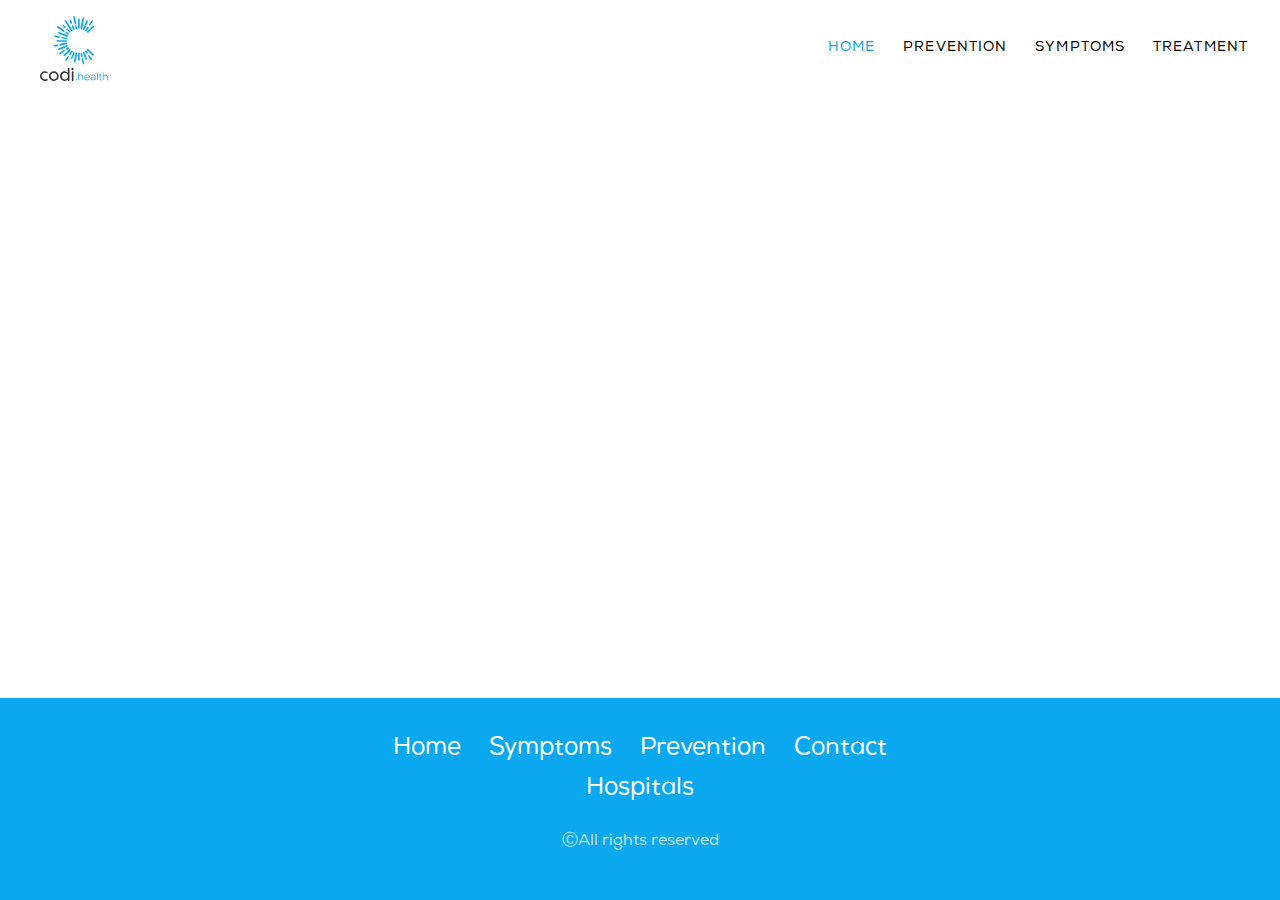
<file: index.html>
<!DOCTYPE html>
<html lang="en">
<head>
    <meta charset="UTF-8">
    <meta name="color-scheme" content="light only">
    <meta http-equiv="X-UA-Compatible" content="IE=edge">
    <link rel="shortcut icon" href="images/logo.svg" type="image/x-icon">
    <meta name="viewport" content="width=device-width, initial-scale=1.0">
    <title>Codi Health</title>
    <link rel="stylesheet" href="style.css">
</head>
<body>
    <nav>
        <svg class="logo" xmlns="http://www.w3.org/2000/svg" viewBox="0 0 249.16 238.94"><defs><style>.cls-1{fill:#09a8ef;}.cls-2{fill:#333;}</style></defs><g id="Layer_2" data-name="Layer 2"><g id="Layer_1-2" data-name="Layer 1"><path class="cls-1" d="M114,54a3.38,3.38,0,0,0,5,1c2-1.4.93-3-.09-4.52Q107.75,33.92,96.6,17.31c-.86-1.29-1.74-2.61-3.75-2.66-2.31.68-3.73,2.17-2.12,4.61Q102.24,36.74,114,54Z"/><path class="cls-1" d="M157.55,48.64c.43,1.67-.41,3.6,1.74,4.17,2.47.67,3.54-1,4.33-2.85,4-9.63,7.92-19.28,11.93-28.9.93-2.24,1.22-4.36-1.46-5.3-2.38-.84-3.43,1-4.23,2.93-3.5,8.43-7.05,16.85-10.55,25.28C158.64,45.57,158.08,47.22,157.55,48.64Z"/><path class="cls-1" d="M102.48,75.14c1.09-2.88-1.12-4-3.5-5-8.46-3.4-16.86-6.95-25.29-10.42-1.25-.51-2.54-.91-3.48-1.24-2.08-.06-3.55.31-3.82,2.29-.32,2.42,1.3,3.37,3.24,4.16,9,3.66,17.92,7.42,26.92,11C98.6,76.84,101.24,78.4,102.48,75.14Z"/><path class="cls-1" d="M134.1,134.48c-1.8-.51-3,.82-3.35,2.46-2.08,9.41-4.06,18.84-5.83,27.1-.25,3.55-.67,6.36,2.52,6.72s3.31-2.68,3.81-4.87c.95-4.16,1.79-8.34,2.62-12.53q1.42-7.14,2.74-14.29C137,136.92,136.24,135.08,134.1,134.48Z"/><path class="cls-1" d="M102.35,108c-1.33-2.08-3.31-1.67-5.17-.74-8.46,4.17-17.31,7.35-26.1,10.71a33.07,33.07,0,0,0-4.21,2,2.74,2.74,0,0,0-1.35,3.5c.49,1.41,1.63,2.12,4.74,1.85,9.29-4.07,19.95-8.68,30.54-13.48C102.05,111.27,103.49,109.77,102.35,108Z"/><path class="cls-1" d="M143.24,47.16c2.56-.07,2.69-1.61,2.68-3.5,0-5.24,0-10.48,0-15.72,0-5,0-10.09,0-15.13,0-2.28-1-3.92-3.33-3.85s-2.67,2-2.67,3.82c0,10.28,0,20.56,0,30.85C139.88,46,140.63,47.22,143.24,47.16Z"/><path class="cls-1" d="M64.09,88.86c-1.92,0-3.57.76-3.56,3s1.6,3.09,3.51,3.11q15.69.1,31.38,0c2.12,0,3.86-.88,3.77-3.42-.09-2.38-1.9-2.68-3.72-2.7-5.23,0-10.46,0-15.69,0S69.32,88.81,64.09,88.86Z"/><path class="cls-1" d="M108.47,130.57l.31-.34,4.22-4.86c0-1.31-.17-2.54-1.73-3.29-1.87-.91-3.38,0-4.68,1.33q-9.42,9.42-18.82,18.88c-1.44,1.45-1.69,3.09,0,4.54s3.24,1,4.66-.37c5.22-5.13,10.38-10.31,15.62-15.41C108.17,130.9,108.32,130.73,108.47,130.57Z"/><path class="cls-1" d="M178.26,122.54c-1.4-1.38-3.14-1.79-4.61-.18a3.09,3.09,0,0,0,.17,4.66c6.16,6.18,12.35,12.32,18.46,18.54a3,3,0,0,0,3.67.59c1.23-.48,1.76-1.44,2-3a8.86,8.86,0,0,0-1.26-2.25Q187.5,131.67,178.26,122.54Z"/><path class="cls-1" d="M175,55.31c-1.5,1.5-3.4,3.36-1.44,5.5,2.16,2.36,4.21.72,5.95-1q8.64-8.66,17.24-17.35A17.36,17.36,0,0,0,198.53,40c0-1.69-.22-2.79-1.5-3.36-1.68-.75-3-.11-4.19,1.06C186.89,43.56,180.92,49.4,175,55.31Z"/><path class="cls-1" d="M64.39,43.88C72.08,47.63,79,52.53,85.94,57.5c2.37,1.69,4,.53,4.89-2.32-.34-.67-.54-1.83-1.22-2.28Q78.41,45.37,67,38.09c-1.28-.82-3.27-1.27-4,.69C62.44,40.53,62.12,42.77,64.39,43.88Z"/><path class="cls-1" d="M126.6,26.54a3.22,3.22,0,0,0,3.82,2.77,2.54,2.54,0,0,0,2.4-2.82c-1.36-8.18-2.28-16.47-5.41-24.24C126.82.79,125.7-.38,123.77.11,121.67.65,122,2.28,122,3.9,123.5,11.41,125,19,126.6,26.54Z"/><path class="cls-1" d="M125.77,132.1c-1.64-.87-2.77.34-3.26,1.5-3,7.08-5.93,14.21-8.79,21.35a2.82,2.82,0,0,0,1.4,3.48,2.26,2.26,0,0,0,3.4-1.12c2.81-7.23,7.67-13.61,8.94-21.29C128.18,134,127.22,132.88,125.77,132.1Z"/><path class="cls-1" d="M145.92,150.29V139.23c0-2-.61-3.53-2.81-3.68s-3.17,1.29-3.18,3.28c-.05,7.56,0,15.13,0,22.7,0,2.47,1.51,2.7,3.45,2.73,2.1,0,2.62-1.08,2.6-2.91C145.89,157.66,145.92,154,145.92,150.29Z"/><path class="cls-1" d="M91.47,127.88c-.59-2.67-2.47-3.52-4.72-2.17-4.83,2.91-9.5,6.12-14.16,9.29-1.58,1.08-2.49,2.72-1.22,4.51s3,1.46,4.66.39c4.55-3,9.07-6,13.6-9.05A3.85,3.85,0,0,0,91.47,127.88Z"/><path class="cls-1" d="M155.47,155.13c-2.32.62-2.39,2.93-2,4.84.87,4.56,2,9.07,2.95,13.63.36,1.79.64,3.85,2.84,3.72,2.51-.15,2.65-2.4,2.69-4.93-.91-4.26-1.94-9-2.95-13.74C158.56,156.69,158.16,154.42,155.47,155.13Z"/><path class="cls-1" d="M95.84,85.37c1.75,0,3.85.08,4.13-2.6.25-2.38-1.52-2.69-3.33-3-4.73-.88-9.42-1.91-14.14-2.81-1.91-.37-3.58.23-4,2.26-.52,2.25,1.23,3.12,3,3.48C86.15,83.65,90.89,84.46,95.84,85.37Z"/><path class="cls-1" d="M180.81,34.74a2.38,2.38,0,0,0,3.23.13c4.8-4.92,7.72-11,10.6-17.17a2,2,0,0,0-1.53-2.14,3.37,3.37,0,0,0-4.06,1.51c-3,4.64-6,9.34-8.87,14A2.56,2.56,0,0,0,180.81,34.74Z"/><path class="cls-1" d="M182.85,146.37a5.09,5.09,0,0,0-3.5-2.25c-2.27.45-4,1.37-2.23,4.19,2.74,4.25,5.57,8.43,8.43,12.59,1,1.5,2.49,2.79,4.38,1.54,2-1.36,1.74-3.27.5-5.08C187.93,153.68,185.39,150,182.85,146.37Z"/><path class="cls-1" d="M166.23,52.42c-.94,1.95.49,3.23,2.46,3.68.41-.11.88-.09,1.13-.32,4.14-3.85,6.72-8.81,9.53-13.58.66-1.11-.32-2.15-1.31-2.91a2.11,2.11,0,0,0-3.09.28A45.27,45.27,0,0,0,166.23,52.42Z"/><path class="cls-1" d="M104.75,147.84a2.77,2.77,0,0,0-3.6,1.06c-2.74,4-5.42,8-8,12.15-1.37,2.23-.43,3.65,2.15,4.14.49-.14,1.22-.14,1.56-.51a49.24,49.24,0,0,0,9.15-14A2.2,2.2,0,0,0,104.75,147.84Z"/><path class="cls-1" d="M112.23,60.11c.9-1.45.22-2.61-.77-3.61q-4.44-4.5-9-8.91c-1.2-1.17-2.61-1.82-4.07-.43-1.64,1.57-1,3.15.33,4.53,2.68,2.76,5.39,5.5,8.17,8.16a13.89,13.89,0,0,0,2.53,1.64A2.94,2.94,0,0,0,112.23,60.11Z"/><path class="cls-1" d="M113.16,127.79v-.09h-.1s0,.06,0,.08Z"/><path class="cls-1" d="M119.51,128.93a2.64,2.64,0,0,0-2.4-1.38h0s-2.19.5-5.6,5.69a1,1,0,0,0-.11.15c-.1.18-.22.35-.34.53a1.37,1.37,0,0,1-.13.2l-.83,1.17-.06.08a29.24,29.24,0,0,0-1.94,2.85c-1.13,2-1.52,3.7.14,5.08,2.2,1.8,3.42-.36,4.58-1.8a34.2,34.2,0,0,0,4.36-6C118.19,133.42,121.35,131.88,119.51,128.93Z"/><path class="cls-1" d="M117.33,38.24c1.32,3.64,2.68,7.26,4.13,10.84.65,1.62,1.5,3.43,3.76,2.55a3.36,3.36,0,0,0,2-4.33C126,43.44,124.5,39.68,123,35.91c-.45-1.11-1.4-1.84-3.26-2C118,34.42,116.32,35.46,117.33,38.24Z"/><path class="cls-1" d="M58.26,105.64a12.18,12.18,0,0,0-2.32.24c-2.52.37-5.64.55-5.29,4s3.48,2.19,5.65,2.34a14.75,14.75,0,0,0,1.76,0c3.49-.38,8.28-1.37,8-4.79C65.73,103.1,61.08,105.79,58.26,105.64Z"/><path class="cls-1" d="M114.1,28.48c2.49,1.25,4.65.48,4.38-2.38-.36-3.89-2.76-7.2-4.59-10.61-.29-.53-1.27-.69-1.7-.91a2.68,2.68,0,0,0-2.46,1.76C108.84,18.72,111.79,27.32,114.1,28.48Z"/><path class="cls-1" d="M157.07,146.74c-.75-3-1.27-5.91-2.69-8.71-.78-1.55-1.08-3.67-3-3.19a3.08,3.08,0,0,0-2.21,3.88,93.79,93.79,0,0,0,1.54,9.43c.36,1.37.79,3.83,3.4,2.68C155.78,150.08,157.76,149.47,157.07,146.74Z"/><path class="cls-1" d="M131.11,34.32c-1.31.61-2.34,1.5-2.05,3.09.59,3.21,1.22,6.42,2,9.6.29,1.19,1.26,1.9,3.29,2,.85,0,2.36-1.07,2.21-2.23a86.09,86.09,0,0,0-2.45-11.56A2.06,2.06,0,0,0,131.11,34.32Z"/><path class="cls-1" d="M169.23,127.54c-1.69-.77-3.18.92-3.31,3-.16,2.59,4.47,8.6,6.67,8.7a2.77,2.77,0,0,0,3.16-2.66C174.56,132.85,172.91,129.23,169.23,127.54Z"/><path class="cls-1" d="M101.86,68c.74.72,2,1.66,3.13.83a3.39,3.39,0,0,0,.88-4.24c-2.31-3.41-6.24-4.87-8.74-6.54-2.57-.74-3,.51-3.34,1.6A3.29,3.29,0,0,0,95.69,64,16.72,16.72,0,0,1,101.86,68Z"/><path class="cls-1" d="M95.91,120.65A2.24,2.24,0,0,0,97.16,124c2.57,1.06,10-3.94,9.82-6.65a2.39,2.39,0,0,0-2.75-2.38C100.42,115.25,97.93,117.8,95.91,120.65Z"/><path class="cls-1" d="M92.53,44.14c1.67-.39,3.27-1.89,2.49-3.28a20.28,20.28,0,0,0-7.85-8c-2.42.09-3.38,1-3.37,2.94C83.82,38.27,90.38,44.64,92.53,44.14Z"/><path class="cls-1" d="M76,108.1c7.14-1.51,14.47-2.21,21.41-4.65.3-.13.59-.27.88-.42,1.54-.35,3.5-.94,2.55-2.81A4.26,4.26,0,0,0,95.94,98c-7,1.49-14.07,2.72-21.1,4.13-1.78.36-3.58,1.3-3.26,3.41C71.93,107.9,73.84,108.56,76,108.1Z"/><path class="cls-1" d="M56,77.44c4.71,1,9.46,1.87,14.23,2.63a2.59,2.59,0,0,0,3.1-2,2.83,2.83,0,0,0-2.24-3.56c-4.29-1-8.64-1.62-13-2.41-.07,0-4.41-1.15-5.28,1.25a.06.06,0,0,1,0,0,2.89,2.89,0,0,0-.24.72C52.2,75.74,54.31,77.07,56,77.44Z"/><path class="cls-1" d="M151.31,49.67c2.58.55,3.1-2.41,3.87-4.28,1.56-3.82,1.38-8,2.29-12,1.78-7.89,2.39-16,4.74-23.84a3,3,0,0,0-2.28-4.06c-1.81-.51-2.73.75-3.41,2.38-.16.38-.28.75-.4,1.13V9l0,.16A17.05,17.05,0,0,0,155.4,12c-1.77,7.69-6.23,27.55-6,31.45C149.46,46.24,148.76,49.12,151.31,49.67Z"/><path class="cls-1" d="M163.87,134.51a3.05,3.05,0,0,0-.65-1.17l0,0v0c-.88-.93-2.29-1-3.9-.28-2.08.92-1.68,2.27-1,3.81,1.2,2.61,2.21,5.29,3.25,8,.86,2.21,1.75,4.4,2.75,6.55,1.75,4.12,3.6,8.3,4,8.35.47.63,1.19.93,2.45.46,2.7-1,2.33-2.87,1.46-4.72A126.76,126.76,0,0,0,163.87,134.51Z"/><path class="cls-2" d="M0,221a17.76,17.76,0,0,1,17.89-18,20.16,20.16,0,0,1,8.69,1.89,2.79,2.79,0,0,1,1.58,2.49A2.82,2.82,0,0,1,24.24,210a14.2,14.2,0,0,0-6.2-1.21C11,208.74,6.12,213.65,6.12,221S11,233.2,18,233.2a14.2,14.2,0,0,0,6.2-1.21,2.82,2.82,0,0,1,3.92,2.57,2.79,2.79,0,0,1-1.58,2.49,20.16,20.16,0,0,1-8.69,1.89A17.76,17.76,0,0,1,0,221Z"/><path class="cls-2" d="M32.77,221a18,18,0,1,1,17.89,18A17.84,17.84,0,0,1,32.77,221Zm29.9,0c0-7.17-5-12.23-12-12.23s-11.77,5-11.77,12.23,4.83,12.23,11.92,12.23S62.67,228.37,62.67,221Z"/><path class="cls-2" d="M102.23,235.84v-2.26a14.88,14.88,0,0,1-11.62,5.36c-9.59,0-17-7.93-17-18.12,0-11.33,8.61-17.89,17-17.89a14.73,14.73,0,0,1,11.62,5.58v-15.4a3.06,3.06,0,1,1,6.12,0v42.73a3.06,3.06,0,1,1-6.12,0Zm0-9.81V215.76a12,12,0,0,0-10.72-7.1c-6.94,0-11.78,4.91-11.78,12.16,0,7.55,4.61,12.38,11.78,12.38A12.19,12.19,0,0,0,102.23,226Z"/><path class="cls-2" d="M115.6,194.32a4.27,4.27,0,1,1,4.3,4.3A4.25,4.25,0,0,1,115.6,194.32Zm1.21,41.52V206.1a3.06,3.06,0,1,1,6.11,0v29.74a3.06,3.06,0,1,1-6.11,0Z"/><path class="cls-1" d="M134.27,232.74a1.87,1.87,0,0,1,1.82,1.91,1.85,1.85,0,0,1-1.82,1.91,1.87,1.87,0,0,1-1.92-1.91A1.89,1.89,0,0,1,134.27,232.74Z"/><path class="cls-1" d="M140.33,235.24v-26.8a1.35,1.35,0,1,1,2.69,0v11.21a8,8,0,0,1,7.33-4.6c5.06,0,8.35,3.42,8.35,8.62v11.57a1.38,1.38,0,0,1-1.37,1.37,1.36,1.36,0,0,1-1.32-1.37v-10.8c0-4.33-2.33-6.88-6.25-6.88s-6.74,3-6.74,7.11v10.57a1.35,1.35,0,1,1-2.69,0Z"/><path class="cls-1" d="M163.25,225.85c0-5.69,3.88-10.93,10.07-10.93,5.79,0,9.53,4.55,9.67,9.7,0,1-.23,1.64-1.32,1.64H165.94c.18,4.88,3.46,7.84,8.3,7.84a10.24,10.24,0,0,0,5.74-1.82,1.15,1.15,0,0,1,1.64,1,1.11,1.11,0,0,1-.55,1.05,11.43,11.43,0,0,1-6.88,2.28A10.57,10.57,0,0,1,163.25,225.85Zm17.09-1.73a6.94,6.94,0,0,0-7.06-6.7,7.12,7.12,0,0,0-7.2,6.7Z"/><path class="cls-1" d="M186.36,229.91c0-3.78,3.51-6.56,8.38-6.56,2.88,0,5.57,1.18,6.66,3v-3.92c0-3.05-2.28-5-6.06-5a12.36,12.36,0,0,0-5,1.1,1.2,1.2,0,1,1-.87-2.24,15.11,15.11,0,0,1,6.34-1.36c4.92,0,8.25,2.87,8.25,7.29v13a1.33,1.33,0,0,1-1.32,1.37,1.38,1.38,0,0,1-1.37-1.5v-1.55c-.87,1.64-3.69,3.1-6.66,3.1C189.78,236.66,186.36,233.83,186.36,229.91Zm15,0c0-2.73-3.15-4.28-6.34-4.28s-6,1.5-6,4.28,2.82,4.28,6,4.28S201.4,232.64,201.4,229.91Z"/><path class="cls-1" d="M210,235.24v-26.8a1.34,1.34,0,1,1,2.68,0v26.8a1.34,1.34,0,1,1-2.68,0Z"/><path class="cls-1" d="M225.87,236.34c-1.82.41-3.42.36-4.51-.41s-1.73-2.24-1.73-4.38V218.06H217.9a1.26,1.26,0,1,1,0-2.51h1.73l0-4.19a1.35,1.35,0,0,1,2.69,0v4.19h2.14a1.26,1.26,0,1,1,0,2.51h-2.14v13.35a2.62,2.62,0,0,0,.78,2.24,3,3,0,0,0,2.37.27,1.22,1.22,0,0,1,1.41,1.23A1.27,1.27,0,0,1,225.87,236.34Z"/><path class="cls-1" d="M230.79,235.24v-26.8a1.37,1.37,0,0,1,1.37-1.36,1.35,1.35,0,0,1,1.32,1.36v11.21a8,8,0,0,1,7.34-4.6c5.06,0,8.34,3.42,8.34,8.62v11.57a1.35,1.35,0,1,1-2.69,0v-10.8c0-4.33-2.32-6.88-6.24-6.88s-6.75,3-6.75,7.11v10.57a1.36,1.36,0,0,1-1.32,1.37A1.38,1.38,0,0,1,230.79,235.24Z"/></g></g></svg>

        <div class="list-container">
            <ul class="nav-list">
                <li class="home-button nav-list-item">
                    <a href="#">home</a>
                </li>

                <li class="nav-list-item">
                    <a href="#">prevention</a>
                </li>

                <li class="nav-list-item">
                    <a href="#">symptoms</a>
                </li>

                <li class="nav-list-item">
                    <a href="#">treatment</a>
                </li>
            </ul>
        </div>
    </nav>

    <main>

    </main>
    
    <footer>
        <div class="footer-content">
            <ul class="footer-list">
                <li class="footer-list-item">
                    <a href="#">home</a>
                </li>

                <li class="footer-list-item">
                    <a href="#">symptoms</a>
                </li>

                <li class="footer-list-item">
                    <a href="#">prevention</a>
                </li>

                <li class="footer-list-item">
                    <a href="#">contact</a>
                </li>

                <li class="footer-list-item">
                    <a href="#">hospitals</a>
                </li>
            </ul>
        </div>
        <p class="rights">ⒸAll rights reserved</p>
    </footer>
</body>
</html>
</file>
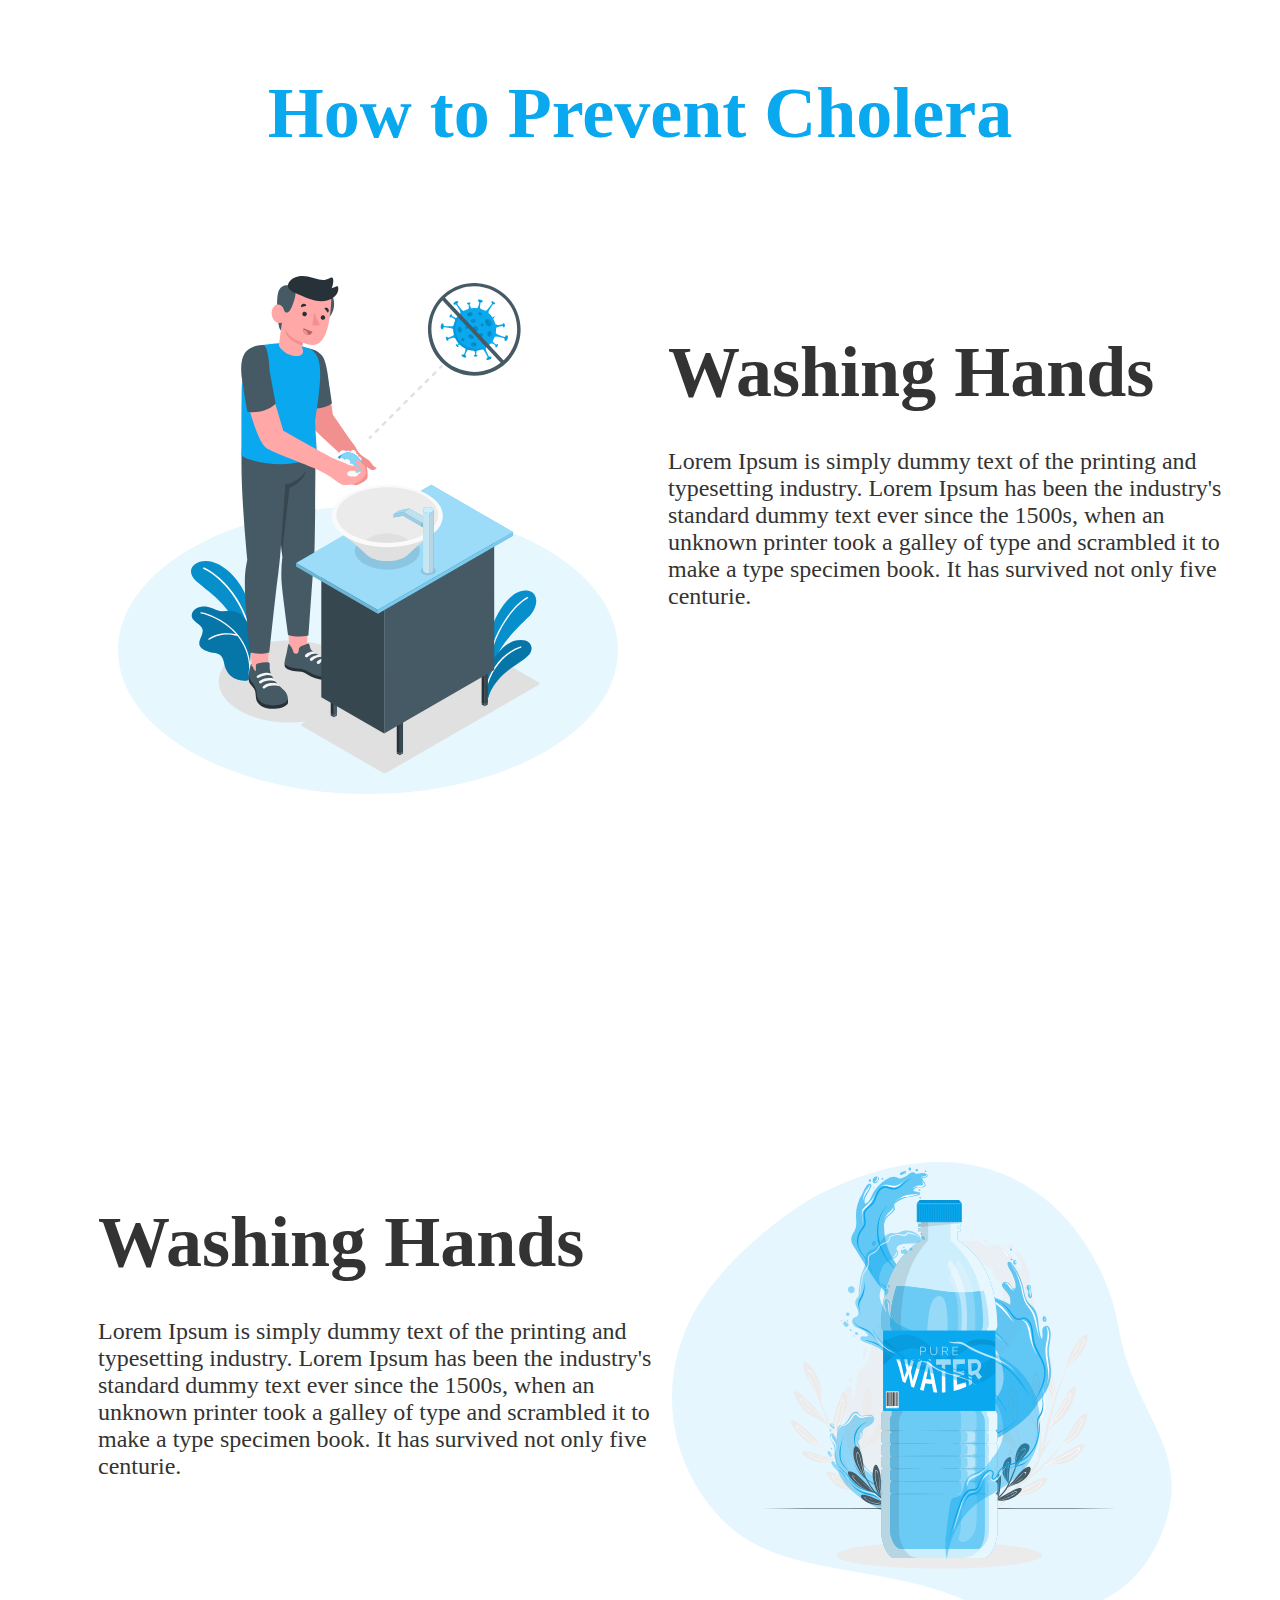
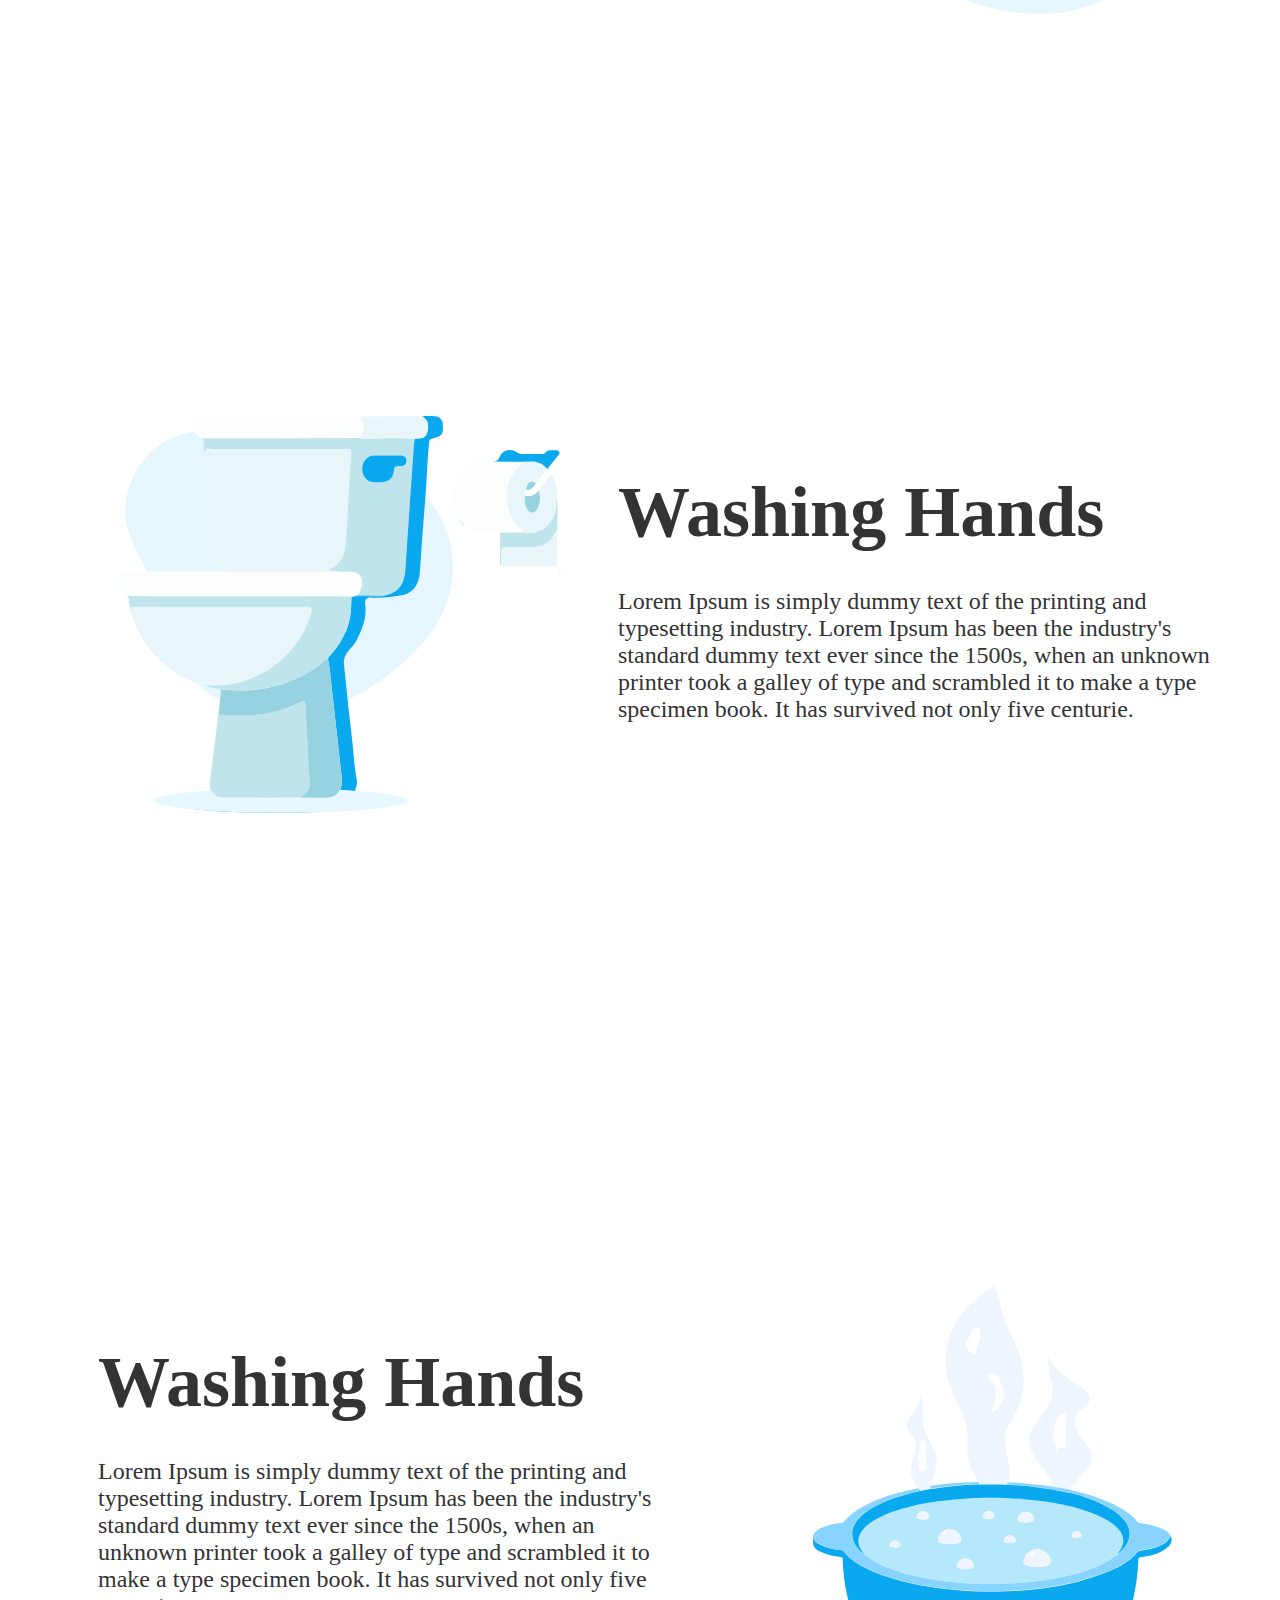
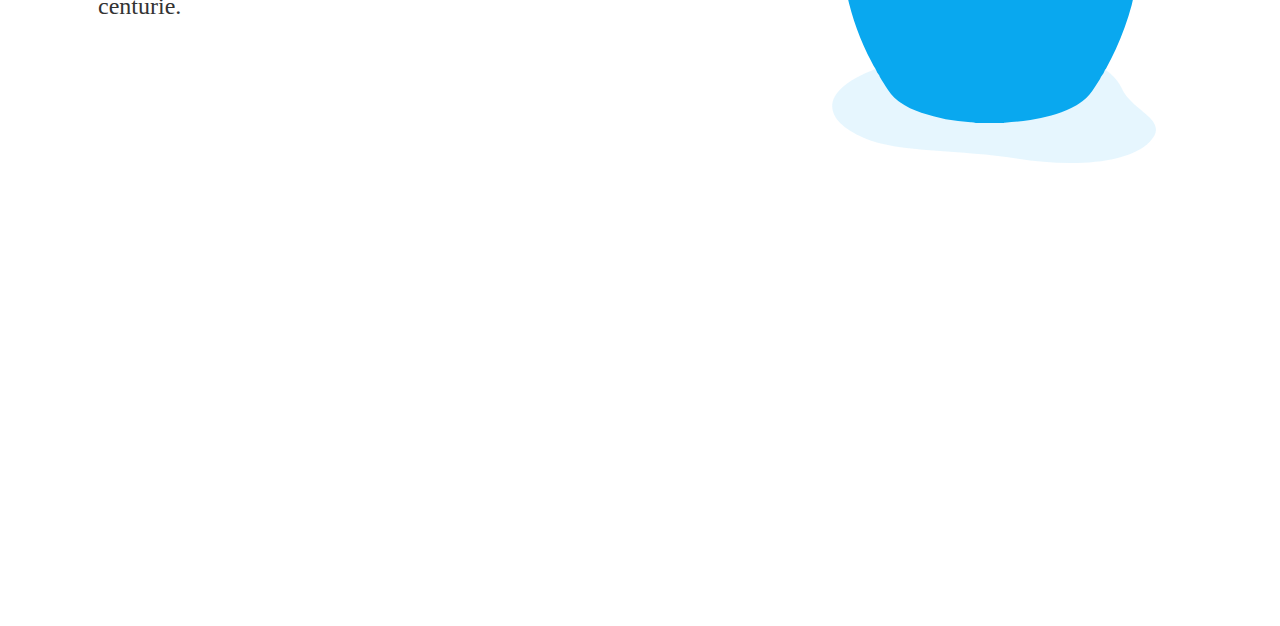
<file: pages/prevention/prevention.html>
<!DOCTYPE html>
<html lang="en">
  <head>
    <meta charset="UTF-8" />
    <meta http-equiv="X-UA-Compatible" content="IE=edge" />
    <meta name="viewport" content="width=device-width, initial-scale=1.0" />
    <title>cholera prevention</title>
    <link rel="stylesheet" href="prevention.css" />
  </head>
  <body>
    <h1>How to Prevent Cholera</h1>

    <div class="prevention">
      <section>
        <div>
          <img src="../../images/prevention/prev1.svg" />
        </div>
        <div class="instructions">
          <h2>Washing Hands</h2>
          <p>
            Lorem Ipsum is simply dummy text of the printing and typesetting
            industry. Lorem Ipsum has been the industry's standard dummy text
            ever since the 1500s, when an unknown printer took a galley of type
            and scrambled it to make a type specimen book. It has survived not
            only five centurie.
          </p>
        </div>
      </section>
      <section class="rev-section">
        <div>
          <img src="../../images/prevention/prev2.svg" />
        </div>
        <div class="instructions">
          <h2>Washing Hands</h2>
          Lorem Ipsum is simply dummy text of the printing and typesetting
          industry. Lorem Ipsum has been the industry's standard dummy text ever
          since the 1500s, when an unknown printer took a galley of type and
          scrambled it to make a type specimen book. It has survived not only
          five centurie.
        </div>
      </section>
      <section>
        <div>
          <img src="../../images/prevention/prev3.svg" />
        </div>
        <div class="instructions">
          <h2>Washing Hands</h2>
          Lorem Ipsum is simply dummy text of the printing and typesetting
          industry. Lorem Ipsum has been the industry's standard dummy text ever
          since the 1500s, when an unknown printer took a galley of type and
          scrambled it to make a type specimen book. It has survived not only
          five centurie.
        </div>
      </section>
      <section class="rev-section">
        <div>
          <img src="../../images/prevention/prev4.svg" />
        </div>
        <div class="instructions">
          <h2>Washing Hands</h2>
          Lorem Ipsum is simply dummy text of the printing and typesetting
          industry. Lorem Ipsum has been the industry's standard dummy text ever
          since the 1500s, when an unknown printer took a galley of type and
          scrambled it to make a type specimen book. It has survived not only
          five centurie.
        </div>
      </section>
    </div>
  </body>
</html>
</file>
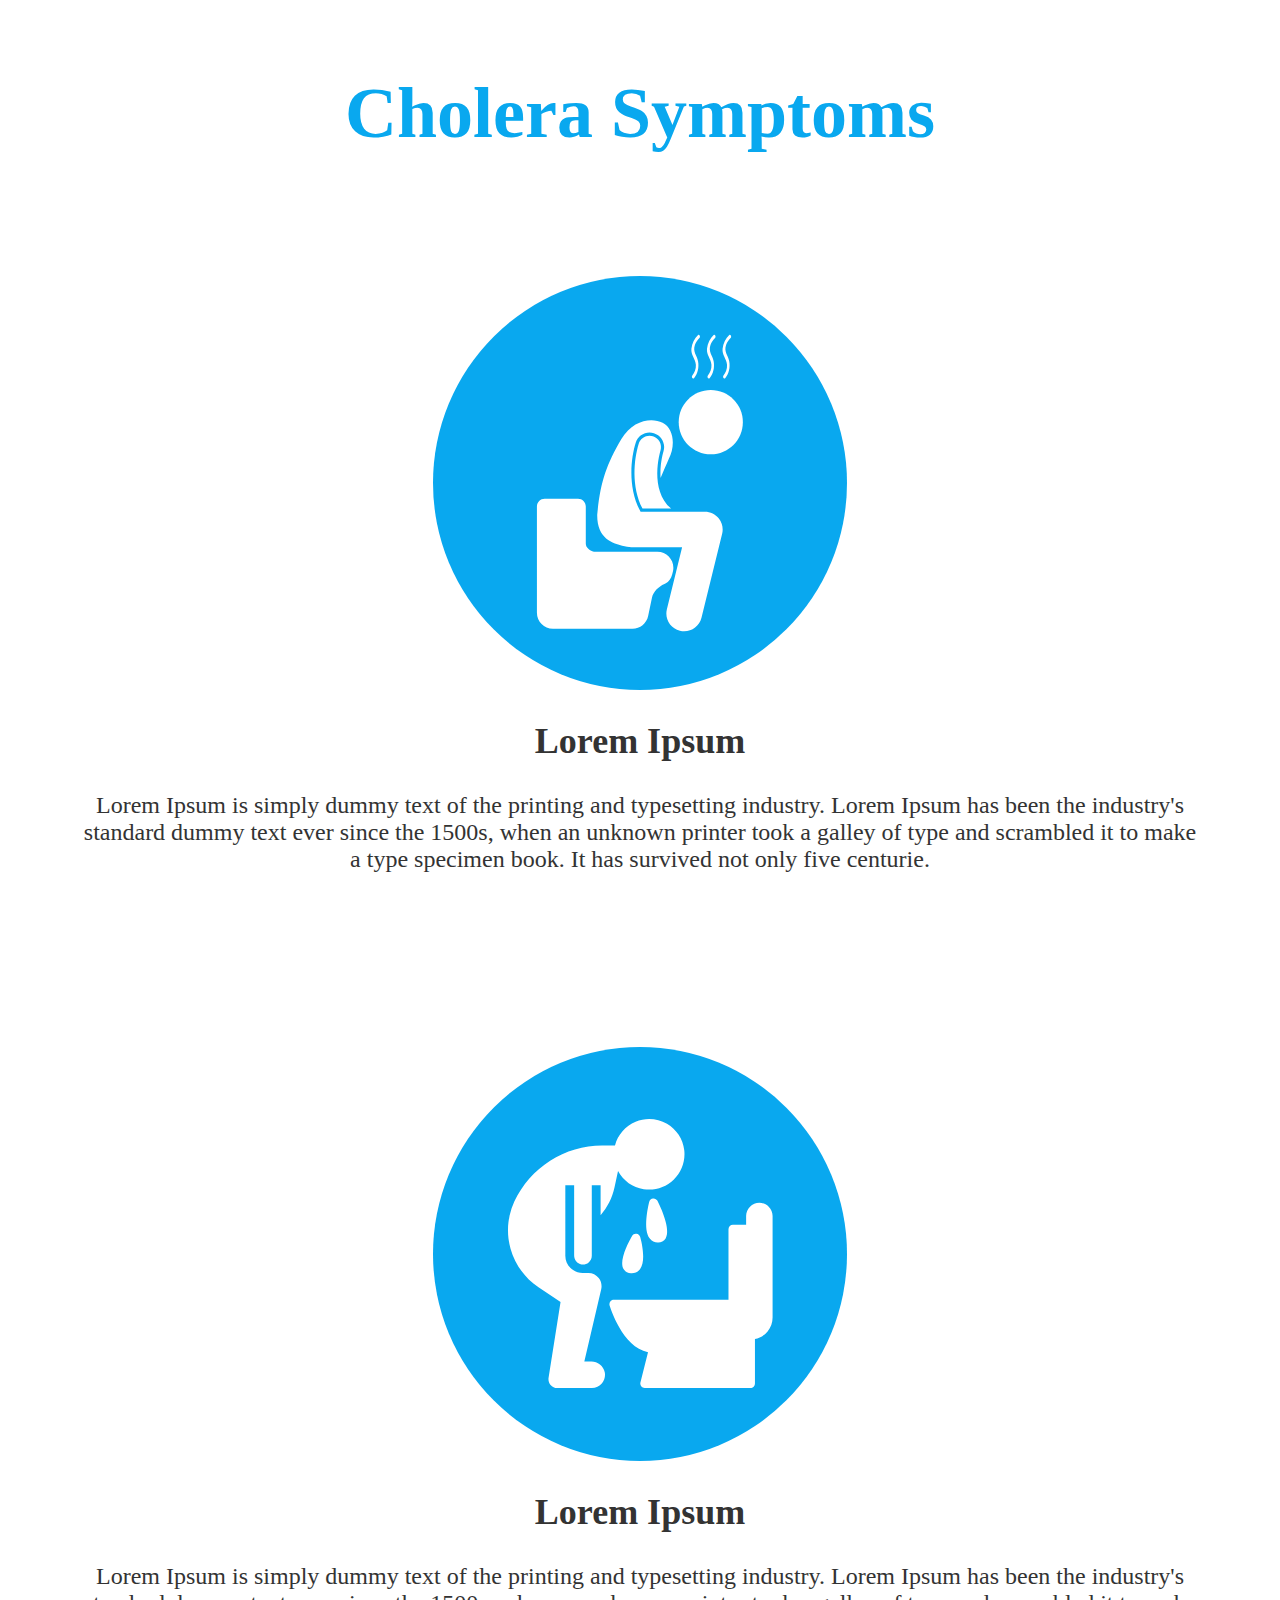
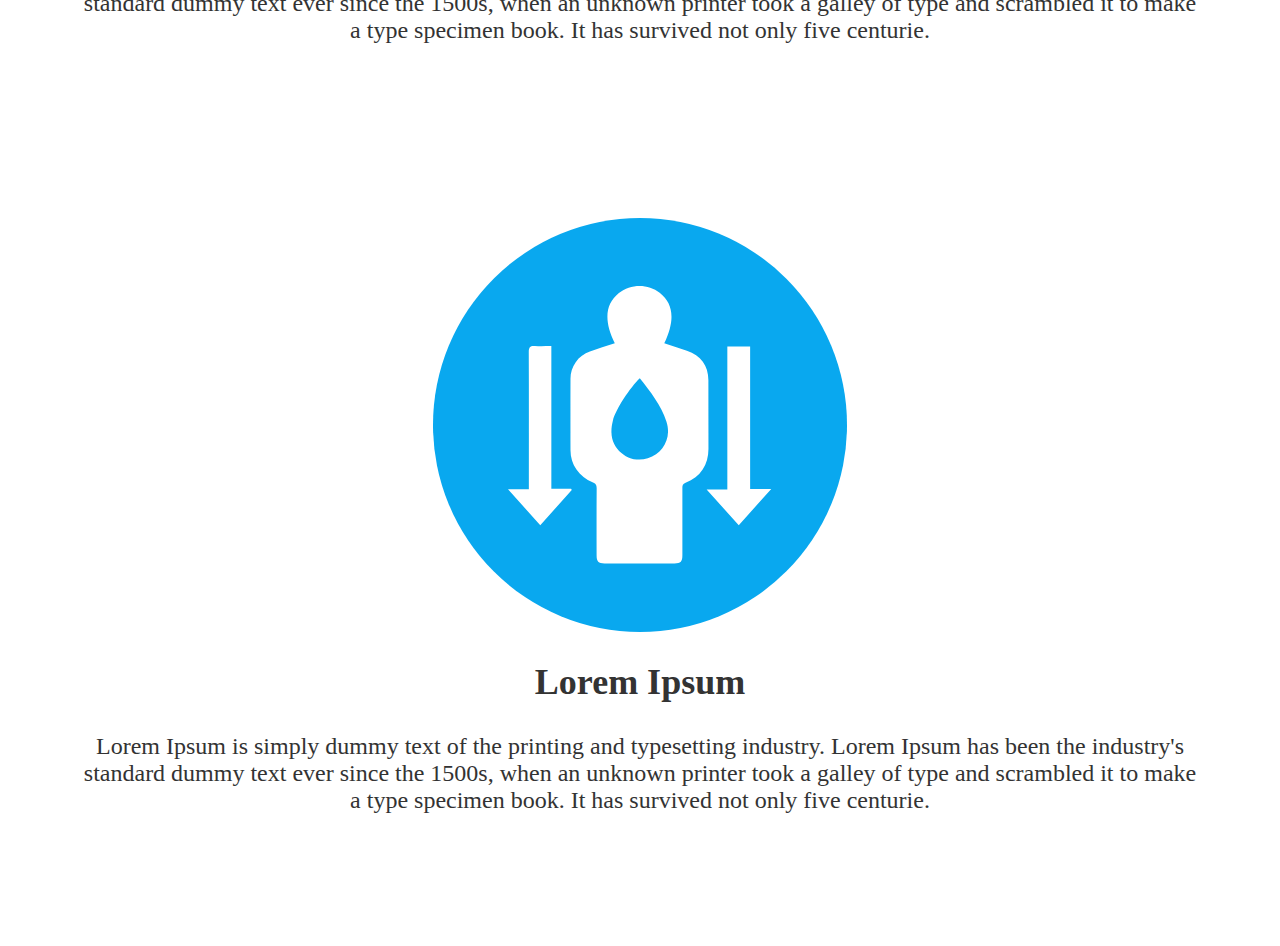
<file: pages/symptoms/symptoms.html>
<!DOCTYPE html>
<html lang="en">
  <head>
    <meta charset="UTF-8" />
    <meta http-equiv="X-UA-Compatible" content="IE=edge" />
    <meta name="viewport" content="width=device-width, initial-scale=1.0" />
    <title>cholera symptoms</title>
    <link rel="stylesheet" href="symptoms.css" />
  </head>
  <body>
    <h1>Cholera Symptoms</h1>
    <section>
      <img src="../../images/symptoms/symptom1.svg" />
      <div class="symptoms">
        <h2>Lorem Ipsum</h2>
        <p>
          Lorem Ipsum is simply dummy text of the printing and typesetting
          industry. Lorem Ipsum has been the industry's standard dummy text ever
          since the 1500s, when an unknown printer took a galley of type and
          scrambled it to make a type specimen book. It has survived not only
          five centurie.
        </p>
      </div>
    </section>
    <section>
      <img src="../../images/symptoms/symptom2.svg" />
      <div class="symptoms">
        <h2>Lorem Ipsum</h2>
        <p>
          Lorem Ipsum is simply dummy text of the printing and typesetting
          industry. Lorem Ipsum has been the industry's standard dummy text ever
          since the 1500s, when an unknown printer took a galley of type and
          scrambled it to make a type specimen book. It has survived not only
          five centurie.
        </p>
      </div>
    </section>
    <section>
      <img src="../../images/symptoms/symptom3.svg" />
      <div class="symptoms">
        <h2>Lorem Ipsum</h2>
        <p>
          Lorem Ipsum is simply dummy text of the printing and typesetting
          industry. Lorem Ipsum has been the industry's standard dummy text ever
          since the 1500s, when an unknown printer took a galley of type and
          scrambled it to make a type specimen book. It has survived not only
          five centurie.
        </p>
      </div>
    </section>
  </body>
</html>
</file>
<file: style.css>
@font-face {
    font-family: "Nexa-Bold";
    src: URL('fonts/Nexa_Bold.otf') format("truetype");
}

@font-face {
    font-family: "Nexa-Light";
    src: URL('fonts/Nexa_Light.otf') format("truetype");
}

@font-face {
    font-family: "Nexa-Black";
    src: URL('fonts/NexaBlack.otf') format("truetype");
}

@font-face {
    font-family: "Nexa";
    src: URL('fonts/NexaRegular.otf') format("truetype");
}



html * {
    padding: 0;
    margin: 0;
    list-style: none;
    text-decoration: none;
    font-family: "Nexa";
}

html, body {
    background: #fff;
}

*,
*::after,*::before {
    box-sizing: border-box;
}

a {
    cursor: pointer;
    outline: none;
}

nav {
    position: sticky;
    z-index: 999;
    top: 0;
    display: flex;
    justify-content: space-between;
    margin: 0 20px 0 15px;
}

nav > svg {
    display: block;
    height: 65px;
    background: #fff;
}

nav > .logo {
    margin: 16px 0 16px 25px;
}

.nav-list > * {
    display: inline-block;
}

.nav-list > .home-button > a{
    color: #09a8ef ;
}

.nav-list-item > a {
    display: inline-block;
    padding: 16px 12px;
    font-size: 14px;
    color: #000;
    letter-spacing: 1.1px;
    text-transform: uppercase;
}

.list-container {
    display: flex;
    align-items: center;
}


main {
    height: 400px;
}



footer {
    position: fixed;
    bottom: 0;
    width: 100%;
    padding: 32px 0 48px;
    margin-top: auto;
    background: #09a8ef;
}

.footer-content {
    width: 50%;
    margin: 0 auto 0 auto;
    text-align: center;
}

.footer-list {
    margin-bottom: 20px;
}

.footer-list-item {
    display: inline-block;
    line-height: 38px;
}

.footer-list-item  > a {
    padding: 16px 12px;
    color: #fff;
    font-size: 24px;
    text-transform: capitalize;
}

.rights {
    text-align: center;
    color: rgba(256, 256, 256, 0.75);
}
</file>
<file: pages/prevention/prevention.css>
body {
  font-family: "Nexa";
  font-style: normal;
}
.prevention {
  margin: 90px 50px 100px 90px;
}
h1 {
  font-weight: 900;
  font-size: 72px;
  line-height: 86px;
  color: #09a8ef;
  text-align: center;
  margin: 70px auto;
  padding: auto;
}
section {
  display: flex;
  padding-top: 30px;
  padding-bottom: 30px;
  height: 90vh;
  font-weight: 400;
  font-size: 24px;
  color: #333333;
}
img {
  max-width: 500px;
  height: auto;
  padding-left: 20px;
  padding-right: 50px;
}
h2 {
  font-weight: 700;
  font-size: 72px;
  line-height: 72px;
  margin-bottom: 40px;
}
p {
  margin: 0;
}
.rev-section {
  flex-direction: row-reverse;
}
</file>
<file: pages/symptoms/symptoms.css>
body {
  font-family: "Nexa";
  font-style: normal;
}
h1 {
  font-weight: 900;
  font-size: 72px;
  line-height: 86px;
  color: #09a8ef;
  text-align: center;
  margin: 70px auto;
  padding: auto;
}
section {
  display: flex;
  flex-direction: column;
  justify-content: center;
  align-items: center;
  margin: auto;
  padding-top: 50px;
  padding-bottom: 100px;
  font-weight: 400;
  font-size: 24px;
  color: #333333;
}
img {
  max-width: 650px;
  height: auto;
}
.symptoms {
  text-align: center;
  max-width: 1115px;
}
</file>
